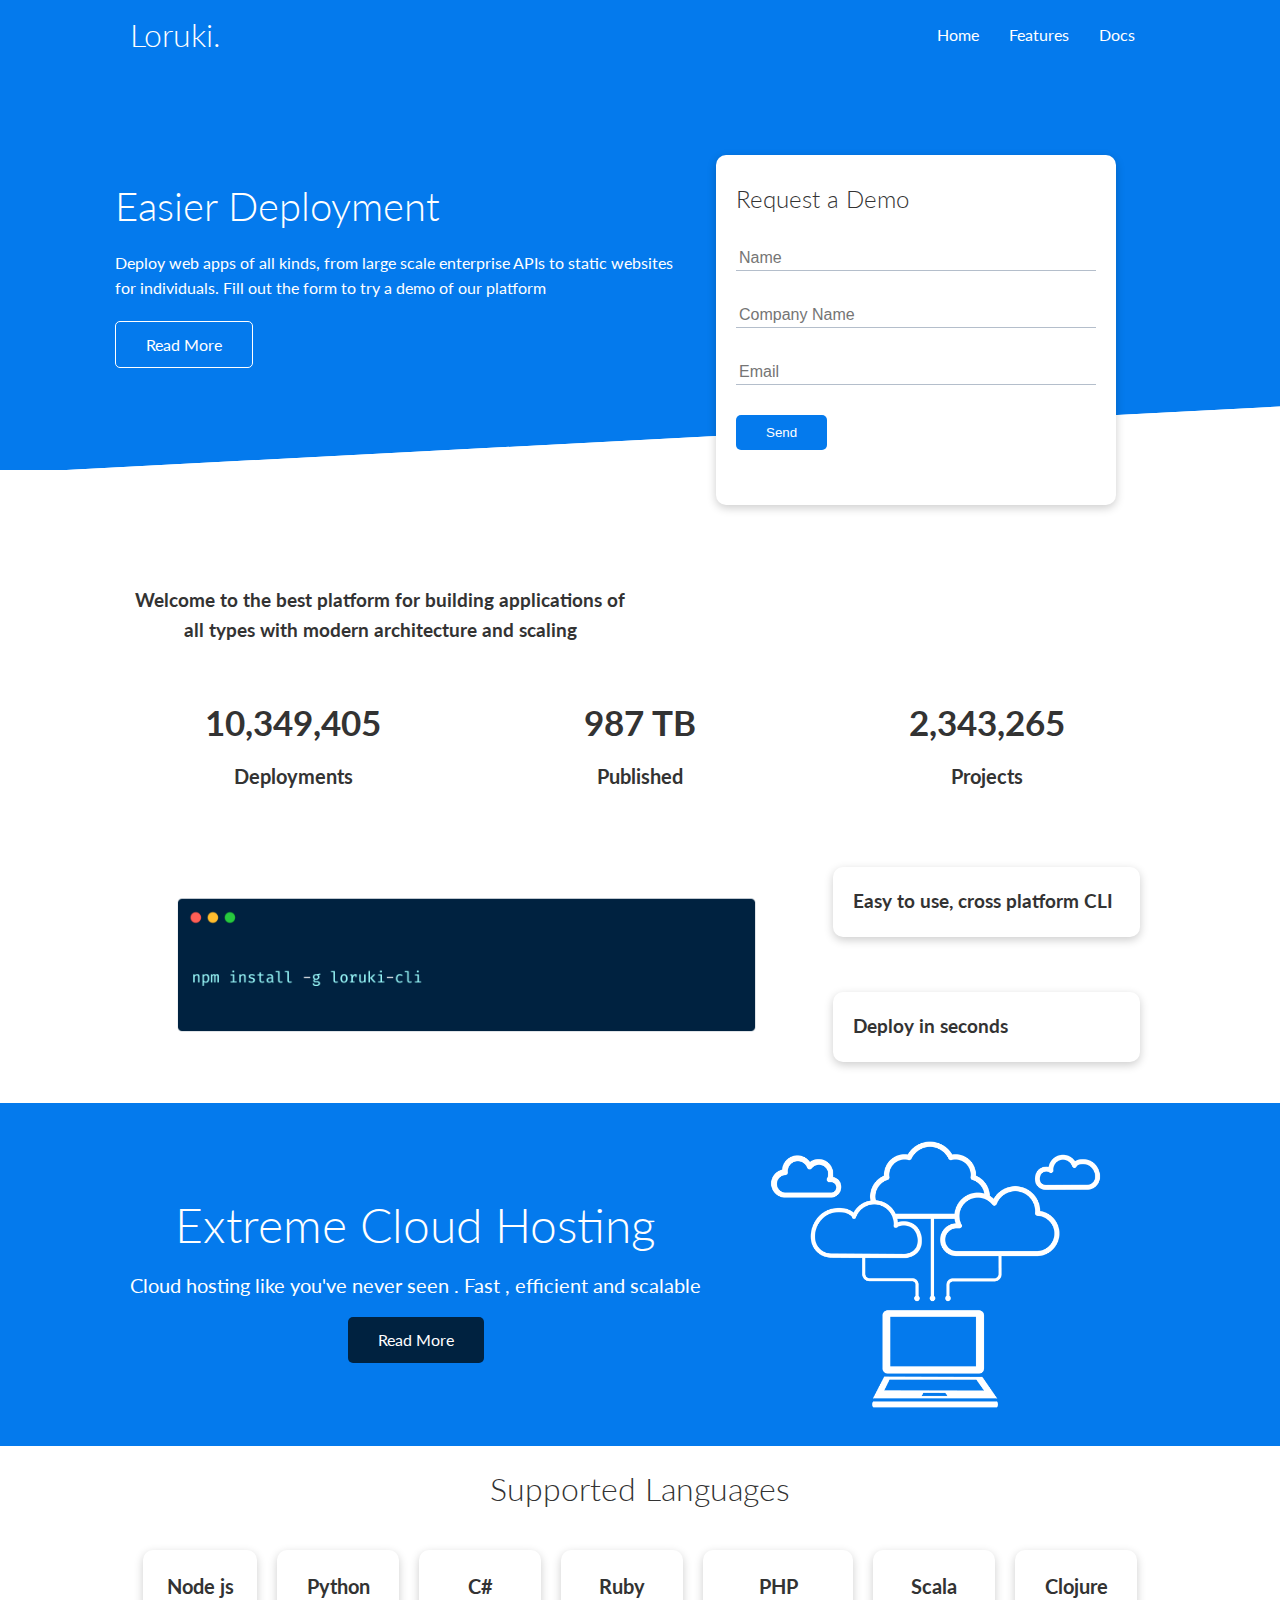
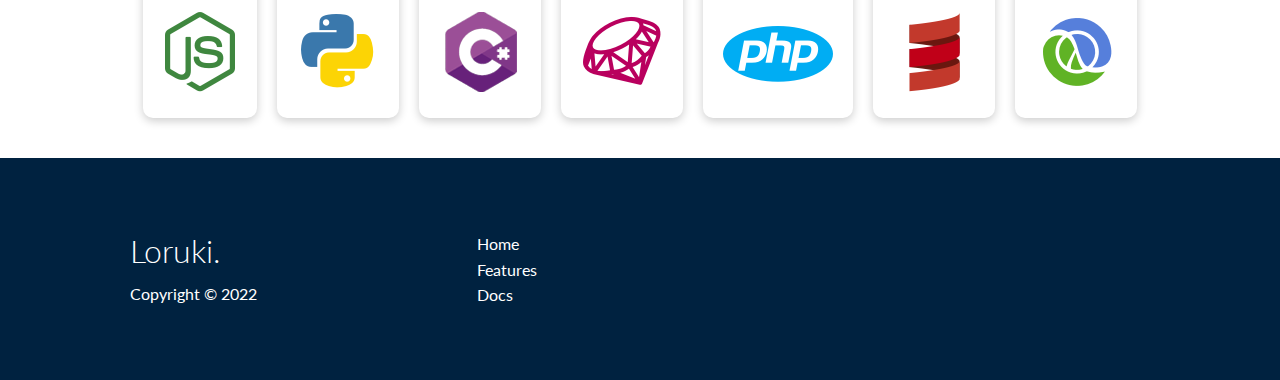
<file: index.html>
<!DOCTYPE html>
<html lang="en">
<head>
    <meta charset="UTF-8">
    <meta http-equiv="X-UA-Compatible" content="IE=edge">
    <meta name="viewport" content="width=device-width, initial-scale=1.0">
    <link rel="stylesheet" href="css/style.css">
    <link rel="stylesheet" href="css/responsive.css">
    <link rel="stylesheet" href="css/utilities.css">
    <link rel="stylesheet" href="https://cdnjs.cloudflare.com/ajax/libs/font-awesome/6.2.0/css/all.min.css" integrity="sha512-xh6O/CkQoPOWDdYTDqeRdPCVd1SpvCA9XXcUnZS2FmJNp1coAFzvtCN9BmamE+4aHK8yyUHUSCcJHgXloTyT2A==" crossorigin="anonymous" referrerpolicy="no-referrer" />
    <title>Loruki | Cloud Hosting For Everyone</title>
</head>
<body>
  <!-- Navbar -->
  <div class="navbar">
    <div class="container flex">
        <h1 class="logo">Loruki.</h1>
        <nav>
            <ul>
                <li><a href="index.html">Home</a></li>
                <li><a href="features.html">Features</a></li>
                <li><a href="docs.html">Docs</a></li>
            </ul>
        </nav>
    </div>
</div>

<!-- Showcase -->
<section class="showcase">
    <div class="container grid">
        <div class="showcase-text">
            <h1>Easier Deployment</h1>
            <p>Deploy web apps of all kinds, from large scale enterprise APIs to static websites for individuals. Fill out the form to try a demo of our platform</p>
            <a href="features.html" class="btn btn-outline">Read More</a>
        </div>

        <div class="showcase-form card">
            <h2>Request a Demo</h2>
             <!--  <form name="contact" netlify-honeypot="bot-field" method="POST" data-netlify="true">
                <input type="hidden" name="form-name" value="contact">
                <p class="hidden">
                    <label>Don’t fill this out if you're human: <input name="bot-field" /></label>
                  </p>
                <div class="form-control">
                    <input type="text" name="name" placeholder="Name" required>
                </div>
                <div class="form-control">
                    <input type="text" name="company" placeholder="Company Name" required>
                </div>
                <div class="form-control">
                    <input type="email" name="email" placeholder="Email" required>
                </div>
                <input type="submit" value="Send" class="btn btn-primary">
            </form> -->
             <form>
                <div class="form-control">
                    <input type="text" name="name" placeholder="Name" required>
                </div>
                <div class="form-control">
                    <input type="text" name="company" placeholder="Company Name" required>
                </div>
                <div class="form-control">
                    <input type="email" name="email" placeholder="Email" required>
                </div>
                <input type="submit" value="Send" class="btn btn-primary">
            </form>
        </div>
    </div>
</section>

<!-- Stats -->
<section class="stats">
    <div class="container">
        <h3 class="stats-heading text-center my-1">
            Welcome to the best platform for building applications of all types with modern architecture and scaling
        </h3>

        <div class="grid grid-3 text-center my-4">
            <div>
                <i class="fas fa-server fa-3x"></i>
                <h3>10,349,405</h3>
                <p class="text-secondary">Deployments</p>
            </div>
            <div>
                <i class="fas fa-upload fa-3x"></i>
                <h3>987 TB</h3>
                <p class="text-secondary">Published</p>
            </div>
            <div>
                <i class="fas fa-project-diagram fa-3x"></i>
                <h3>2,343,265</h3>
                <p class="text-secondary">Projects</p>
            </div>
        </div>
    </div>
</section>

<!-- Cli -->
<section class="cli">
    <div class="container grid">
        <img src="images/cli.png" alt="">
        <div class="card">
            <h3>Easy to use, cross platform CLI</h3>
        </div>
        <div class="card">
            <h3>Deploy in seconds</h3>
        </div>
    </div>
</section>

<!-- Cloud -->
<section class="cloud bg-primary my-2 py-2">
    <div class="container grid">
        <div class="text-center">
            <h2 class="lg ">Extreme Cloud Hosting</h2>
            <p class="lead my-1">
                Cloud hosting like you've never seen .
                Fast , efficient and scalable
            </p>
            <a href="features.html" class="btn btn-dark">Read More</a>
        </div>
        <img src="images/cloud.png" alt="">
    </div>

</section>
<!--Languages-->
<section class="languages">
    <h2 class="md text-center my-2">Supported Languages</h2>
    <div class="container flex">
        <div class="card">
            <h4>Node js</h4>
            <img src="images/logos/node.png" alt="">
        </div>
        <div class="card">
            <h4>Python</h4>
            <img src="images/logos/python.png" alt="">
        </div>
        <div class="card">
            <h4>C#</h4>
            <img src="images/logos/csharp.png" alt="">
        </div>
        <div class="card">
            <h4>Ruby</h4>
            <img src="images/logos/ruby.png" alt="">
        </div>
        <div class="card">
            <h4>PHP</h4>
            <img src="images/logos/php.png" alt="">
        </div>
        <div class="card">
            <h4>Scala</h4>
            <img src="images/logos/scala.png" alt="">
        </div>
        <div class="card">
            <h4>Clojure</h4>
            <img src="images/logos/clojure.png" alt="">
        </div>
    </div>
</section>
<!--Footer-->
<footer class="footer bg-dark py-5">
    <div class="container grid grid-3">
        <div>
            <h1>Loruki.</h1>
            <p>Copyright &copy; 2022</p>
        </div>
        <nav>
            <ul>
                <li><a href="index.html">Home</a></li>
                <li><a href="features.html">Features</a></li>
                <li><a href="docs.html">Docs</a></li>
            </ul>
        </nav>
        <div class="social">
            <a href="#"><i class="fab fa-twitter fa-2x"></i></a>
            <a href="#"><i class="fab fa-facebook fa-2x"></i></a>
            <a href="#"><i class="fab fa-github fa-2x"></i></a>
            <a href="#"><i class="fab fa-instagram fa-2x"></i></a>
        </div>
    </div> 
</footer>
</body>
</html>
</file>
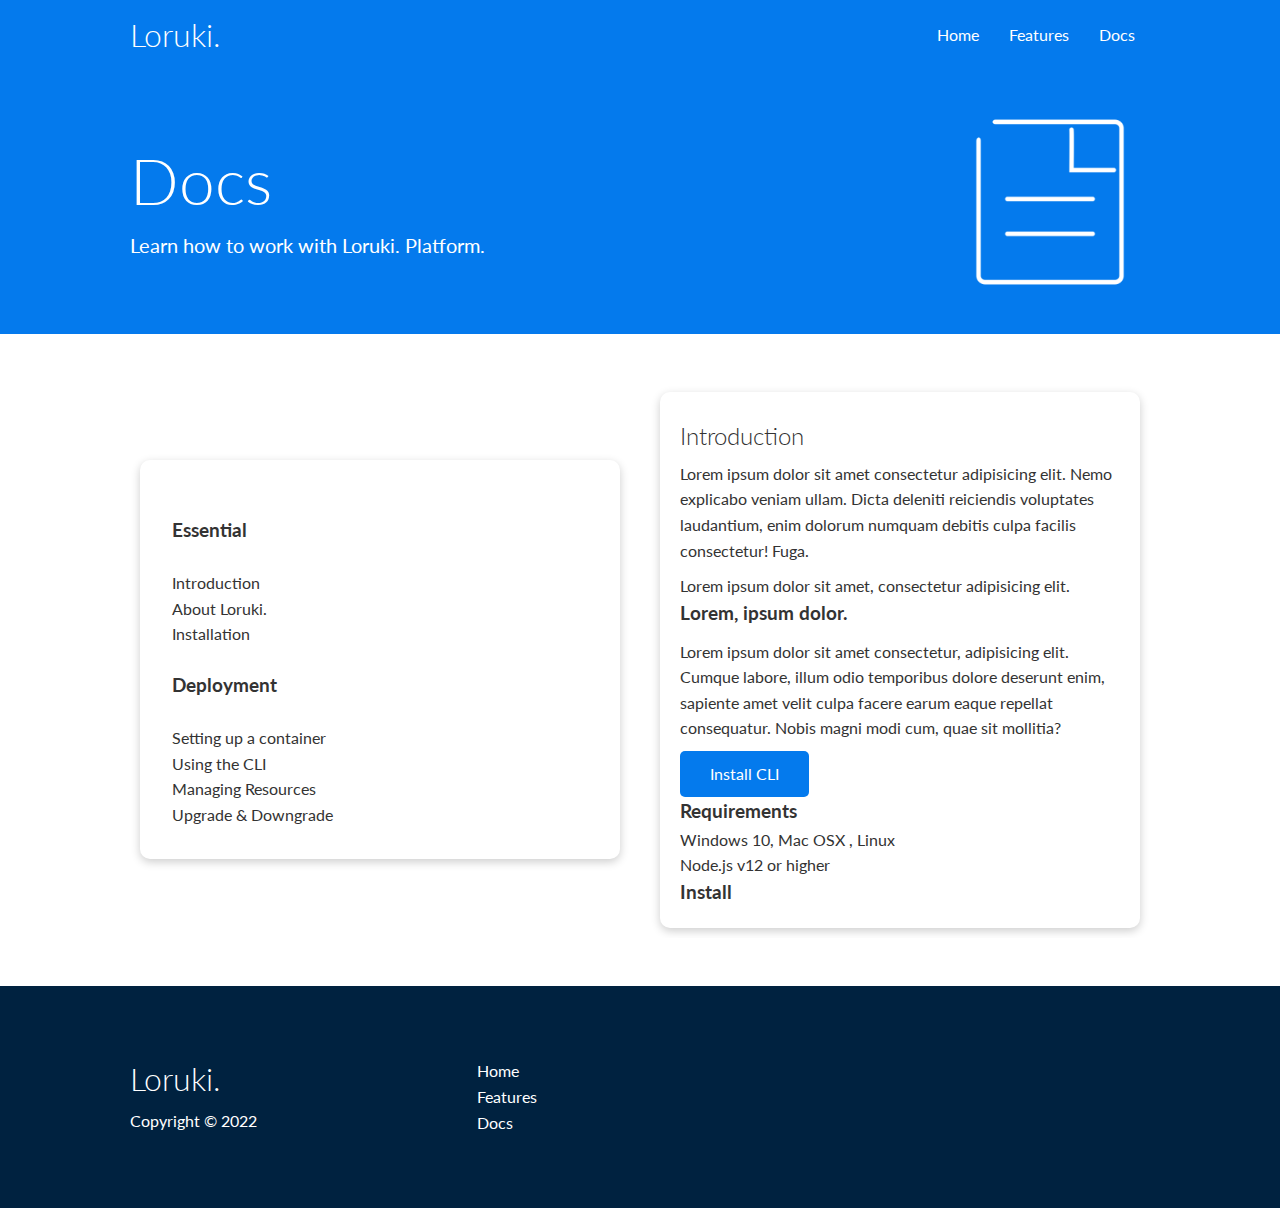
<file: docs.html>
<!DOCTYPE html>
<html lang="en">
<head>
    <meta charset="UTF-8">
    <meta http-equiv="X-UA-Compatible" content="IE=edge">
    <meta name="viewport" content="width=device-width, initial-scale=1.0">
    <link rel="stylesheet" href="css/style.css">
    <link rel="stylesheet" href="css/responsive.css">
    <link rel="stylesheet" href="css/utilities.css">
    <link rel="stylesheet" href="https://cdnjs.cloudflare.com/ajax/libs/font-awesome/6.2.0/css/all.min.css" integrity="sha512-xh6O/CkQoPOWDdYTDqeRdPCVd1SpvCA9XXcUnZS2FmJNp1coAFzvtCN9BmamE+4aHK8yyUHUSCcJHgXloTyT2A==" crossorigin="anonymous" referrerpolicy="no-referrer" />
    <title>Loruki | Cloud Hosting For Everyone</title>
</head>
<body>
  <!-- Navbar -->
  <div class="navbar">
    <div class="container flex">
        <h1 class="logo">Loruki.</h1>
        <nav>
            <ul>
                <li><a href="index.html">Home</a></li>
                <li><a href="features.html">Features</a></li>
                <li><a href="docs.html">Docs</a></li>
            </ul>
        </nav>
    </div>
</div>

<!--Head-->
<section class="docs-head bg-primary py-3">
    <div class="container grid">
        <div>
            <h1 class="xl">
                Docs
            </h1>
            <p class="lead">
                Learn how to work with Loruki. Platform.
            </p>
        </div>
        <img src="images/docs.png" alt="">
    </div>
</section>
<!--Docs Main-->
<section class="docs-main my-4">
    <div class="container grid">
        <div class="card bg-ligth p-3">
            <h3 class="my-2">
                Essential
            </h3>
            <nav>
                <ul>
                    <li><a href="#">Introduction</a></li>
                    <li><a href="#">About Loruki.</a></li>
                    <li><a href="#">Installation</a></li>
                    
                </ul>
            </nav>
            <h3 class="my-2">
                Deployment
            </h3>
            <nav>
                <ul>
                    <li><a href="#">Setting up a container</a></li>
                    <li><a href="#">Using the CLI</a></li>
                    <li><a href="#"> Managing Resources</a></li>
                    <li><a href="#"> Upgrade & Downgrade</a></li>
                    
                </ul>
            </nav>
        </div>
<div class="card">
    <h2>Introduction</h2>
    <p>Lorem ipsum dolor sit amet consectetur adipisicing elit. Nemo explicabo veniam ullam. Dicta deleniti reiciendis voluptates laudantium, enim dolorum numquam debitis culpa facilis consectetur! Fuga.</p>
    <div class="alert alert-success">
        <i class="fas fa-info">

        </i>
        Lorem ipsum dolor sit amet, consectetur adipisicing elit.
    </div>
    <h3>Lorem, ipsum dolor.</h3>
    <p>Lorem ipsum dolor sit amet consectetur, adipisicing elit. Cumque labore, illum odio temporibus dolore deserunt enim, sapiente amet velit culpa facere earum eaque repellat consequatur. Nobis magni modi cum, quae sit mollitia?</p>
    <a href="#" class="btn btn-primary">Install CLI</a>
    <h3>Requirements</h3>
    <ul>
        <li>Windows 10, Mac OSX , Linux</li>
        <li>Node.js v12 or higher</li>
    </ul>
    <h3>Install</h3>
</div>
    </div>
</section>

<!--Footer-->
<footer class="footer bg-dark py-5">
    <div class="container grid grid-3">
        <div>
            <h1>Loruki.</h1>
            <p>Copyright &copy; 2022</p>
        </div>
        <nav>
            <ul>
                <li><a href="index.html">Home</a></li>
                <li><a href="features.html">Features</a></li>
                <li><a href="docs.html">Docs</a></li>
            </ul>
        </nav>
        <div class="social">
            <a href="#"><i class="fab fa-twitter fa-2x"></i></a>
            <a href="#"><i class="fab fa-facebook fa-2x"></i></a>
            <a href="#"><i class="fab fa-github fa-2x"></i></a>
            <a href="#"><i class="fab fa-instagram fa-2x"></i></a>
        </div>
    </div> 
</footer>
</body>
</html>
</file>
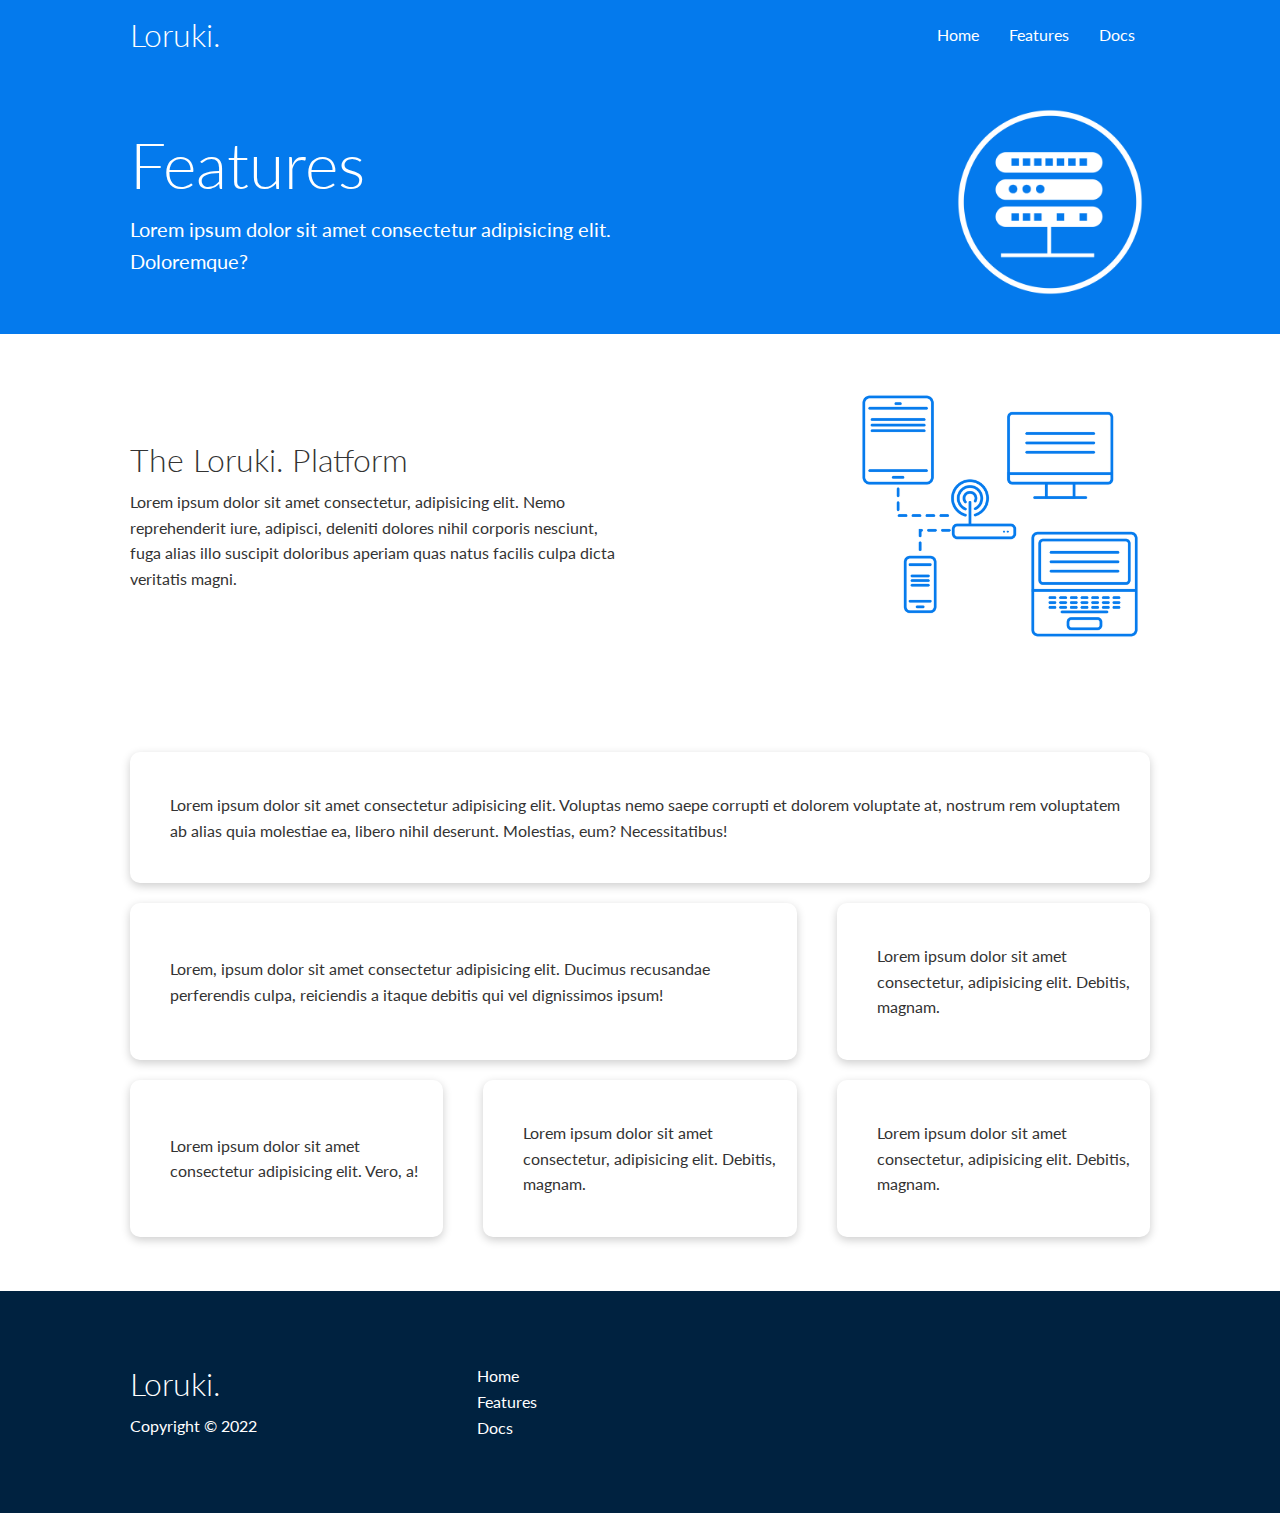
<file: features.html>
<!DOCTYPE html>
<html lang="en">
<head>
    <meta charset="UTF-8">
    <meta http-equiv="X-UA-Compatible" content="IE=edge">
    <meta name="viewport" content="width=device-width, initial-scale=1.0">
    <link rel="stylesheet" href="css/style.css">
    <link rel="stylesheet" href="css/responsive.css">
    <link rel="stylesheet" href="css/utilities.css">
    <link rel="stylesheet" href="https://cdnjs.cloudflare.com/ajax/libs/font-awesome/6.2.0/css/all.min.css" integrity="sha512-xh6O/CkQoPOWDdYTDqeRdPCVd1SpvCA9XXcUnZS2FmJNp1coAFzvtCN9BmamE+4aHK8yyUHUSCcJHgXloTyT2A==" crossorigin="anonymous" referrerpolicy="no-referrer" />
    <title>Loruki | Cloud Hosting For Everyone</title>
</head>
<body>
  <!-- Navbar -->
  <div class="navbar">
    <div class="container flex">
        <h1 class="logo">Loruki.</h1>
        <nav>
            <ul>
                <li><a href="index.html">Home</a></li>
                <li><a href="features.html">Features</a></li>
                <li><a href="docs.html">Docs</a></li>
            </ul>
        </nav>
    </div>
</div>

<!--Head-->
<section class="features-head bg-primary py-3">
    <div class="container grid">
        <div>
            <h1 class="xl">
                Features
            </h1>
            <p class="lead">
                Lorem ipsum dolor sit amet consectetur adipisicing elit. Doloremque?
            </p>
        </div>
        <img src="images/server.png" alt="">
    </div>
</section>
<!--Subhead-->
<section class="features-sub-head bg-ligth py-3">
    <div class="container grid">
        <div>
            <h1 class="md">
                The Loruki. Platform
            </h1>
            <p>
                Lorem ipsum dolor sit amet consectetur, adipisicing elit. Nemo reprehenderit iure, adipisci, deleniti dolores nihil corporis nesciunt, fuga alias illo suscipit doloribus aperiam quas natus facilis culpa dicta veritatis magni.
            </p>
        </div>
        <img src="images/server2.png" alt="">
    </div>
</section>
<!--Features-->
<section class="features-main my-2">
    <div class="container grid grid-3">
        <div class="card flex">
            <i class="fas fa-server fa-3x"></i>
            <p>Lorem ipsum dolor sit amet consectetur adipisicing elit. Voluptas nemo saepe corrupti et dolorem voluptate at, nostrum rem voluptatem ab alias quia molestiae ea, libero nihil deserunt. Molestias, eum? Necessitatibus!</p>
        </div>
        <div class="card flex">
            <i class="fas fa-network-wired fa-3x"></i>
            <p>
                Lorem, ipsum dolor sit amet consectetur adipisicing elit. Ducimus
                recusandae perferendis culpa, reiciendis a itaque debitis qui vel
                dignissimos ipsum!
            </p>
        </div>
        <div class="card flex">
            <i class="fas fa-laptop-code fa-3x"></i>
            <p>
                Lorem ipsum dolor sit amet consectetur, adipisicing elit. Debitis,
                magnam.
            </p>
        </div>
        <div class="card flex">
            <i class="fas fa-database fa-3x"></i>
            <p>
                Lorem ipsum dolor sit amet consectetur adipisicing elit. Vero, a!
            </p>
        </div>
        <div class="card flex">
            <i class="fas fa-power-off fa-3x"></i>
            <p>
                Lorem ipsum dolor sit amet consectetur, adipisicing elit. Debitis,
                magnam.
            </p>
        </div>
        <div class="card flex">
            <i class="fas fa-upload fa-3x"></i>
            <p>
                Lorem ipsum dolor sit amet consectetur, adipisicing elit. Debitis,
                magnam.
            </p>
        </div>
    </div>
</section>

<!--Footer-->
<footer class="footer bg-dark py-5">
    <div class="container grid grid-3">
        <div>
            <h1>Loruki.</h1>
            <p>Copyright &copy; 2022</p>
        </div>
        <nav>
            <ul>
                <li><a href="index.html">Home</a></li>
                <li><a href="features.html">Features</a></li>
                <li><a href="docs.html">Docs</a></li>
            </ul>
        </nav>
        <div class="social">
            <a href="#"><i class="fab fa-twitter fa-2x"></i></a>
            <a href="#"><i class="fab fa-facebook fa-2x"></i></a>
            <a href="#"><i class="fab fa-github fa-2x"></i></a>
            <a href="#"><i class="fab fa-instagram fa-2x"></i></a>
        </div>
    </div> 
</footer>
</body>
</html>
</file>
<file: css/style.css>
@import url('https://fonts.googleapis.com/css2?family=Lato:wght@300&display=swap');
:root{
    --primary-color:#047aed;
    --secondary-color:#1c3fa8;
    --dark-color:#002240;
    --light-color:#f4f4f4;
}

*{
    box-sizing: border-box;
    padding: 0px;
    margin: 0px;

}
body{
    font-family: 'Lato', sans-serif;
    color: #333;
    line-height: 1.6;
}
ul{
    list-style: none;

}
a{
    text-decoration: none;
    color: #333;
}
h1,
h2{
    font-weight: 300;
    line-height: 1.2;
    margin: 10px 0;
}
p{
    margin: 10px 0;
}
img{
    width: 100%;
}
.navbar{
    background-color: var(--primary-color);
    color: #fff;
    height: 70px;
}
/*showcase*/
.showcase{
    height: 400px;
    background-color: var(--primary-color);
    color: #fff;
    position: relative;

}
.showcase h1{
    font-size: 40px;

}
.showcase p{
    margin: 20px 0;
}
.showcase .grid{
    overflow: visible;
    grid-template-columns: 55% 45%;
    gap: 30px;

}
.showcase-form{
    position: relative;
    top: 60px;
    height: 350px;
    width: 400px;
    padding: 40px;
    z-index: 100;
     

}
.showcase-form .form-control{
    margin: 30px 0px;

}
.showcase-form input[type='text'],
.showcase-form input[type='email']{
    border: 0px;
    border-bottom:1px solid #b4becb ;
    width: 100%;
    padding: 3px;
    font-size: 16px;

}
.showcase-form input:focus{
    outline: none;
}
.showcase::before,
.showcase::after{
    content: '';
    position: absolute;
    height: 100px;
    bottom: -70px;
    right: 0px;
    left: 0px;
    background-color: #fff;
    transform: skewY(-3deg);
    -webkit-transform: skewY(-3deg);
    -ms-transform: skewY(-3deg);
    -moz-transform: skewY(-3deg);
}
/*Stats*/
.stats{
    padding-top: 100px;
}
.stats-heading{
    max-width: 500px;
    margin: auto;

}
.stats .grid h3{
    font-size: 35px;

}
.stats .grid p{
    font-size: 20px;
    font-weight: bold;

}
/*CLI*/
.cli .grid{
    grid-template-columns: repeat(3,1fr);
    grid-template-rows: repeat(2,1fr);

}
.cli .grid > *:first-child{
    grid-column: 1 / span 2;
    grid-row: 1 / span 2;
}
/*Cloud*/
.cloud .grid{
 grid-template-columns: 4fr 3fr;

}
/*Langugages*/
.languages .flex{
    flex-wrap: wrap;
}
.languages .card{
    text-align: center;
    margin: 18px 10px 40px ;
    transition: transform 0.2s ease;
}
.languages .card h4{
    font-size: 20px;
    margin-bottom: 10px;
}
.languages .card:hover{
    transform: translateY(-15px);
}
/*Features*/
.footer.social a{
    margin: 0 10px;
}
.features-head img,
.docs-head img
{
    width: 200px;
    justify-self: flex-end;
}
.features-sub-head img{
    width: 300px;
    justify-self:flex-end ;
}
.features-main .card>i{
    margin-right: 20px;
}
.features-main .grid{
    padding: 30px;

}
.features-main .grid > *:first-child{
    grid-column: 1 / span 3;
}
.features-main .grid > *:nth-child(2){
    grid-column: 1 / span 2;
}
/*Footer*/
.footer .social a{
    margin: 0 10px;

}
</file>
<file: css/responsive.css>
/*tablets and under */
@media(max-width:768px){
    .grid,
    .showcase .grid,
    .stats .grid,
    .cli .grid,
    .cloud .grid{
        grid-template-columns: 1fr;
        grid-template-rows: 1fr;
    }
    .showcase{
        height: auto;

    }
    .showcase-text{
        text-align: center;
        margin-top:40px ;

    }
    .showcase-form{
        justify-self: center;
        margin: auto;

    }
    .cli .grid > *:first-child{
        grid-column: 1;
        grid-row: 1;
    }

}


/*Mobile*/
@media(max-width:500px){
    .navbar{
        height: 110px;
    }

    .navbar .flex{
        flex-direction: column;
        
    }
    .navbar ul{
        padding: 10px;
        background-color: rgba(0, 0, 0, 0.2);
    }

}
</file>
<file: css/utilities.css>
/*Utilities*/
.card{
    color: #333;
    background-color: #fff;
    border-radius: 10px;
    box-shadow: 0 3px 10px rgba(0, 0, 0, 0.2);
    padding: 20px;
    margin: 10px;

}
.container{
    max-width: 1100px;
    margin: 0 auto;
    overflow: auto;
    padding: 0 40px;
    
}
.navbar ul{
    display: flex;

}
.navbar a{
    color: #fff;
    padding: 10px;
    margin: 0 5px;

}

.navbar a:hover{
    border-bottom: 2px #fff solid;
}
.navbar .flex{
    justify-content: space-between;
}
.text-center {
    text-align: center;
  }

.flex{
    display: flex;
    
    justify-content: center;
    align-items: center;
    height: 100%;
    
}
.grid{
    display: grid;
    grid-template-columns: repeat(2,1fr);
    gap: 20px;
    justify-content: center;
    align-items: center;
    height: 100%;

}
.grid-3{
    grid-template-columns: repeat(3,1fr);
}
.btn{
    display: inline-block;
    padding: 10px 30px;
    cursor: pointer;
    background: var(--primary-color);
    color: #fff;
    border: none;
    border-radius: 5px;

}
.btn-outline{
    background-color:transparent ;
    border: 1px  #fff solid;
}
.btn:hover{
    transform: scale(0.98);
}
/*Backgrounds*/
.bg-primary ,
 .btn-primary{
     background-color: var(--primary-color);
     color: #fff;

}
.bg-secondary ,
 .btn-secondary{
     background-color: var(--secondary-color);
     color: #333;

}
.bg-dark ,
 .btn-dark{
     background-color: var(--dark-color);
     color: #fff;

}
.bg-light ,
 .btn-light{
     background-color: var(--dark-color);
     color: #333;

}
.bg-primary a,
 .btn-primary a,
 .bg-secondary a,
 .btn-secondary a,
 .bg-dark a,
 .btn-dark a,
 .bg-light a,
 .btn-light a{
    color: #fff;
 }



/*text sizes*/
.lead{
    font-size: 20px;

}
.sm{
    font-size: 1rem;
}
.md{
    font-size: 2rem;
}
.lg{
    font-size: 3rem;
}
.xl{
    font-size: 4rem;
}

/*Margins*/
.my-1{
    margin: 1rem 0;
}
.my-2{
    margin: 1.5rem 0;
}
.my-3{
    margin: 2rem 0;
}
.my-4{
    margin: 3rem 0;
}
.my-5{
    margin: 4rem 0;
}
.m-1{
    margin: 1rem;
}
.m-2{
    margin: 1.5rem;
}
.m-3{
    margin: 2rem;
}
.m-4{
    margin: 3rem;
}
.m-5{
    margin: 4rem;
}
/*Paddings*/
.py-1{
    padding: 1rem 0;
}
.py-2{
    padding: 1.5rem 0;
}
.py-3{
    padding: 2rem 0;
}
.py-4{
    padding: 3rem 0;
}
.py-5{
    padding: 4rem 0;
}
.p-1{
    padding: 1rem;
}
.p-2{
    padding: 1.5rem;
}
.p-3{
    padding: 2rem;
}
.p-4{
    padding: 3rem;
}
.p-5{
    padding: 4rem;
}
</file>
